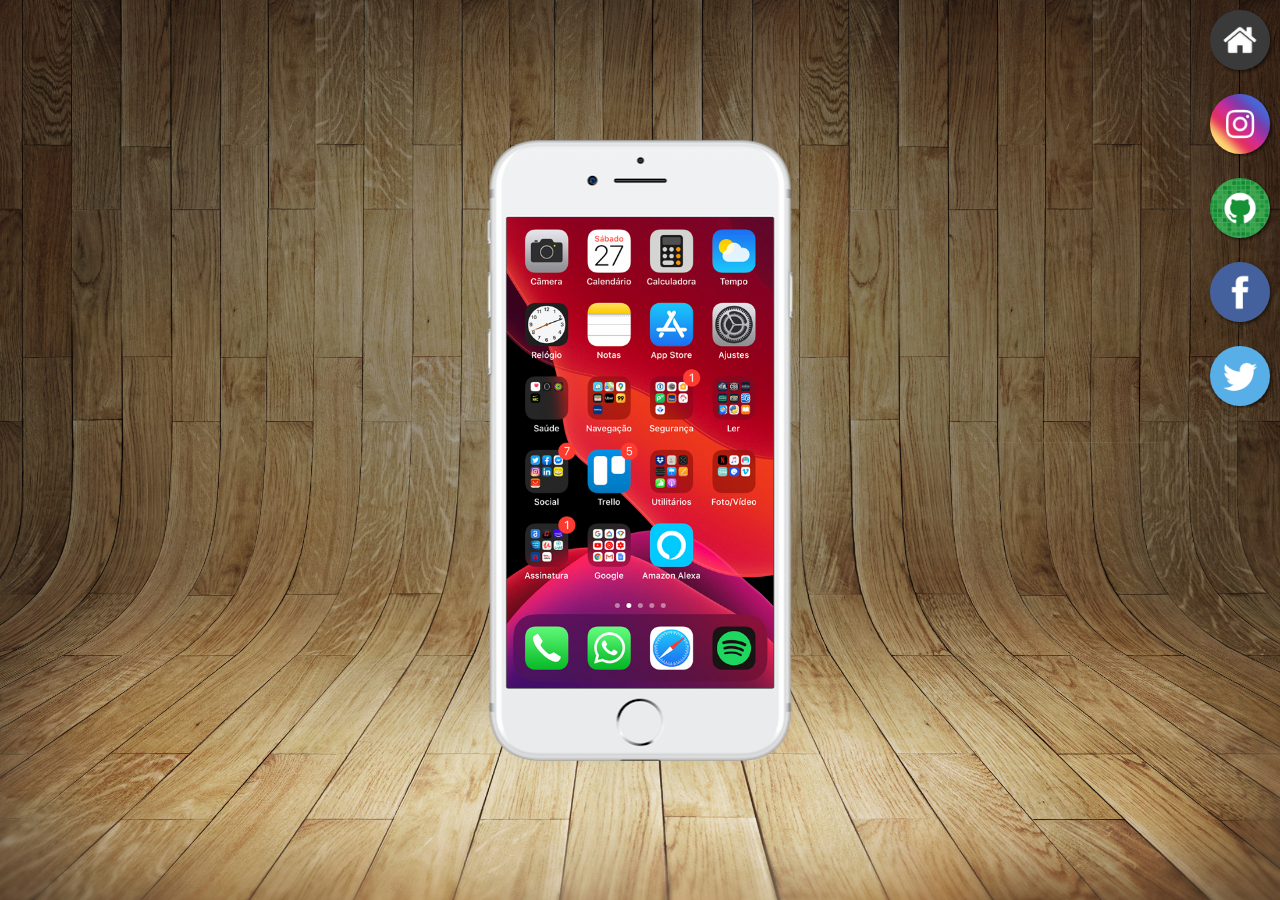
<file: index.html>
<!DOCTYPE html>
<html lang="pt-br">
<head>
    <meta charset="UTF-8">
    <meta name="viewport" content="width=device-width, initial-scale=1.0">
    <title>Redes Sociais</title>
    <link rel="stylesheet" href="style.css">
</head>
<body>
    <main>
        
        <section id="telefone" >
            <iframe src="home.html" frameborder="0" id="tela" name="tela"></iframe>
        </section>

        <section id="icones">
            <a href="home.html" target="tela"><img src="imagens/logo-home.jpg" alt=""></a> <br>

            <a href="insta.html" target="tela" target="tela"><img src="imagens/logo-instagram.jpg" alt=""></a> <br>

            <a href="gitbuh.html" target="tela"><img src="imagens/logo-github.jpg" alt=""></a> <br>

            <a href="face.html" target="tela"><img src="imagens/logo-facebook.jpg" alt=""></a> <br>

            <a href="X.html"target="tela"><img src="imagens/logo-twitter.jpg" alt=""></a> <br>
        </section>
    </main>
</body>
</html>
</file>
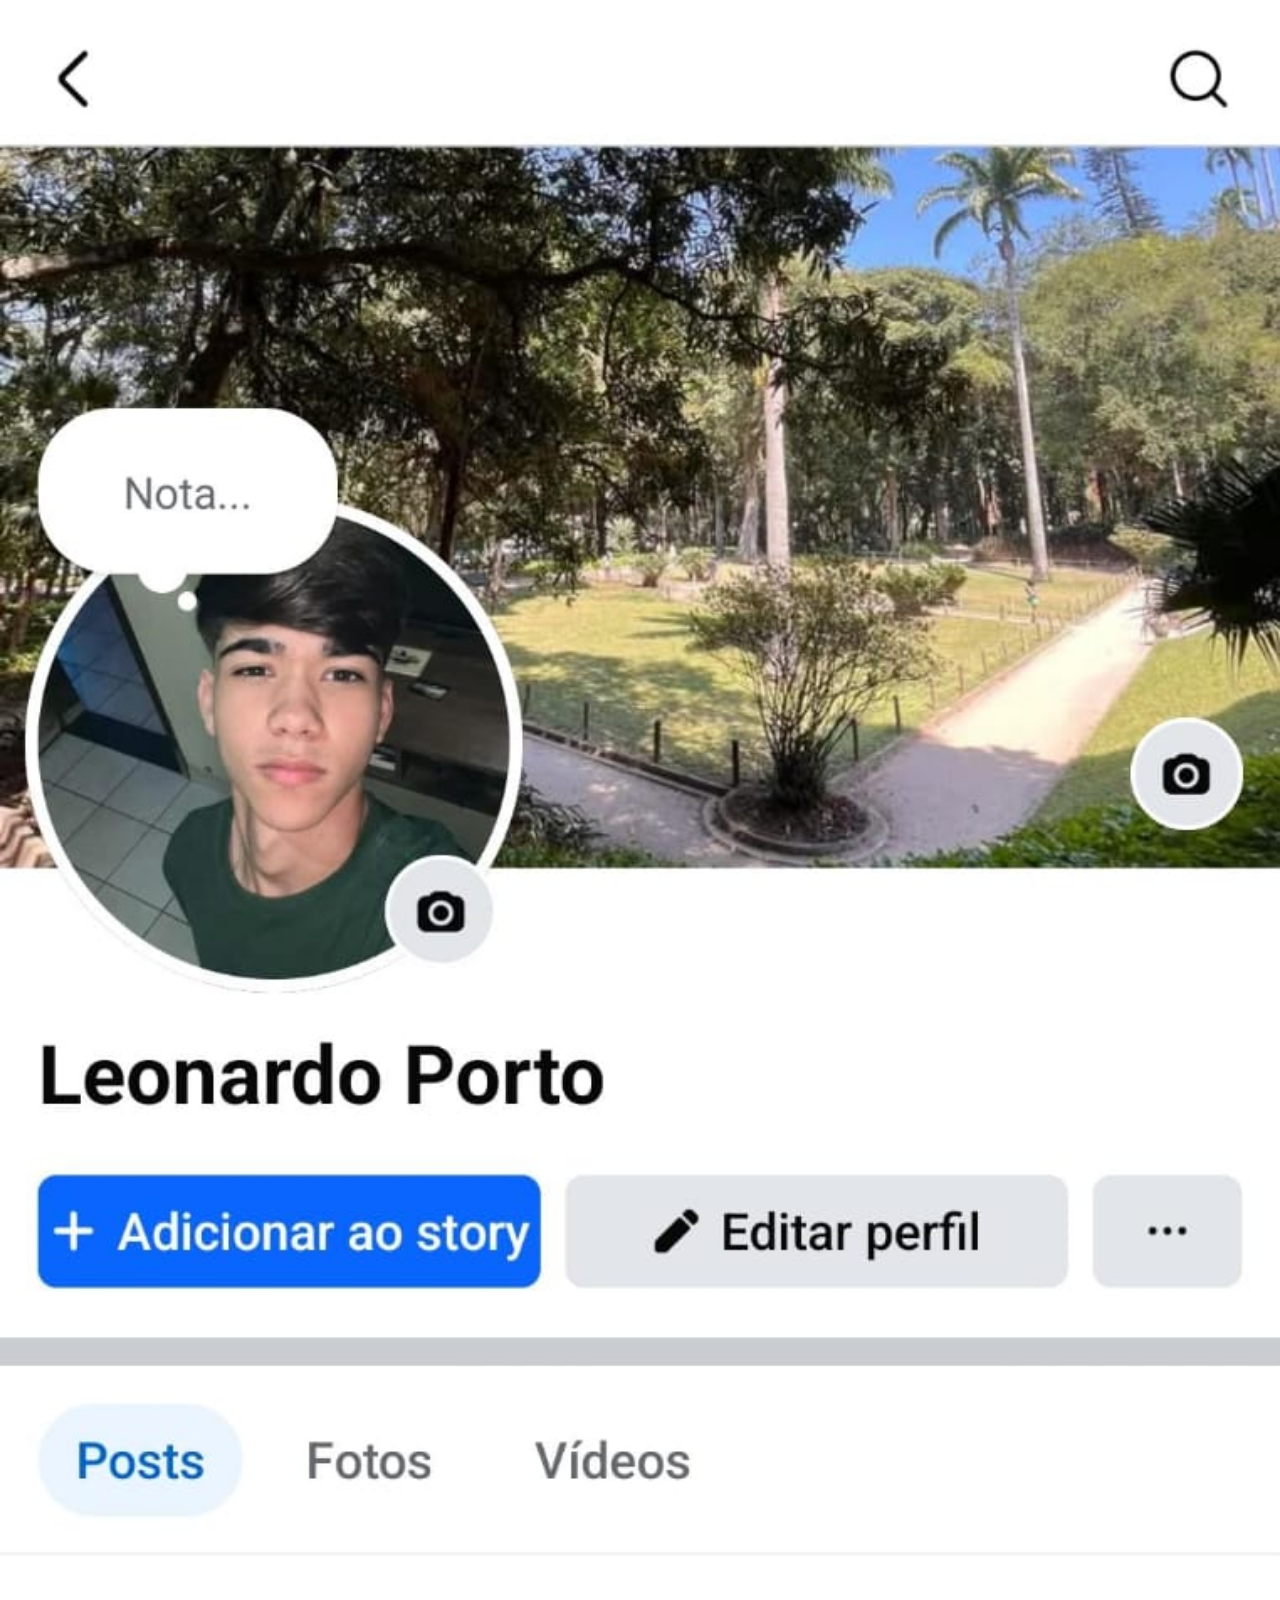
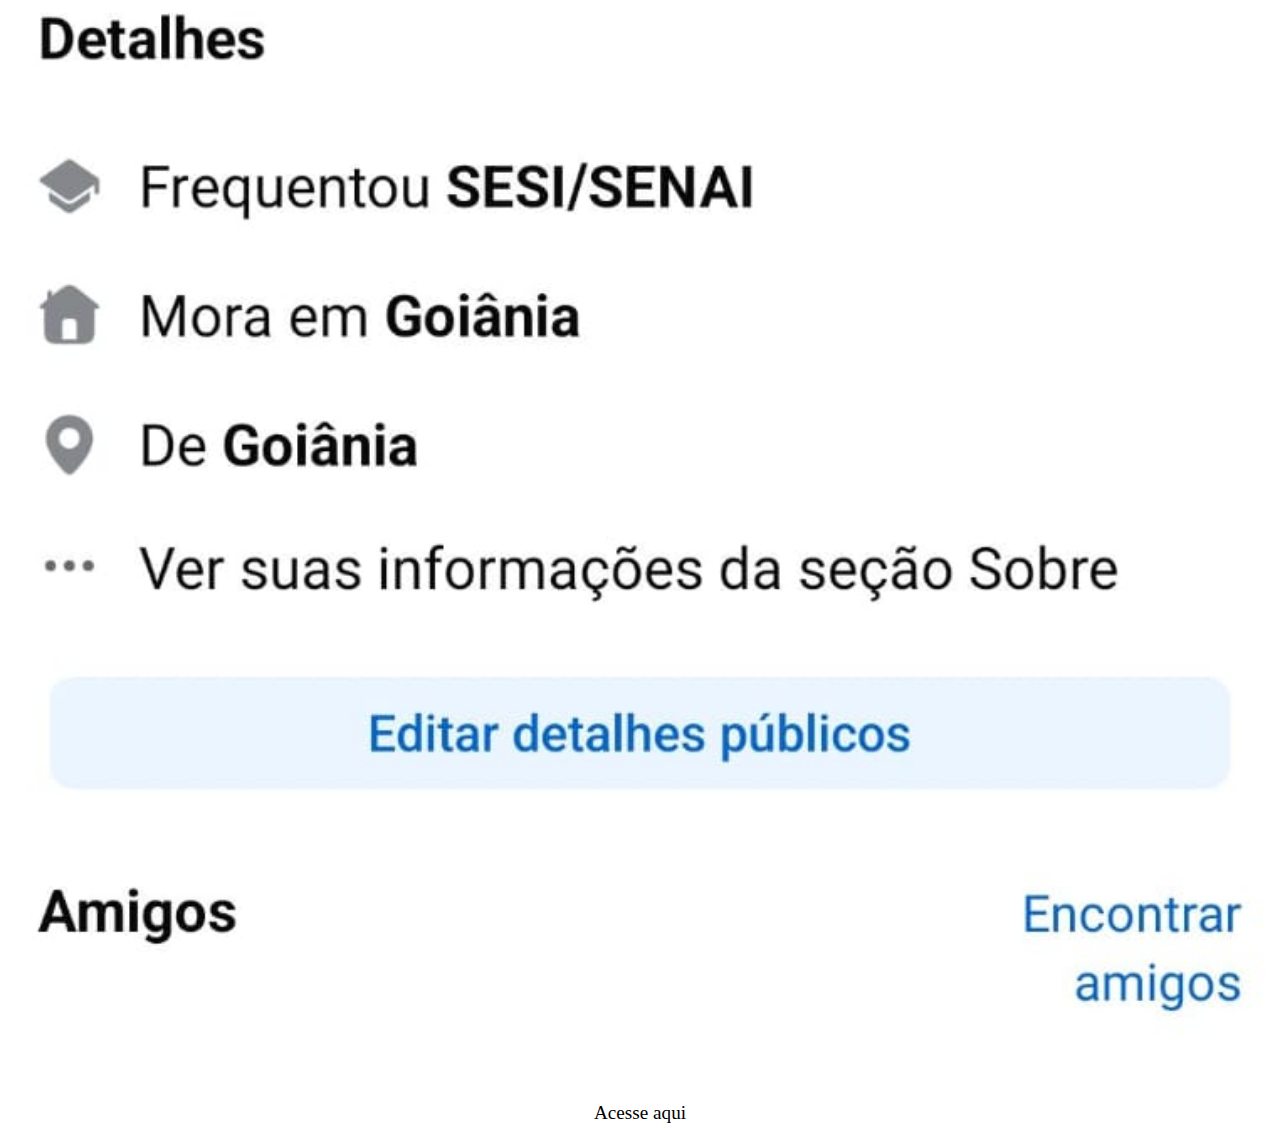
<file: face.html>
<!DOCTYPE html>
<html lang="pt-br">
<head>
    <meta charset="UTF-8">
    <meta name="viewport" content="width=device-width, initial-scale=1.0">
    <title>Face</title>

    <link rel="stylesheet" href="pgstyle.css">
</head>
<body>
    <img src="imagens/face.jpeg" alt="">
    <a href="https://www.facebook.com/profile.php?id=61572857942843" target="_blank">Acesse aqui</a>
</body>
</html>
</file>
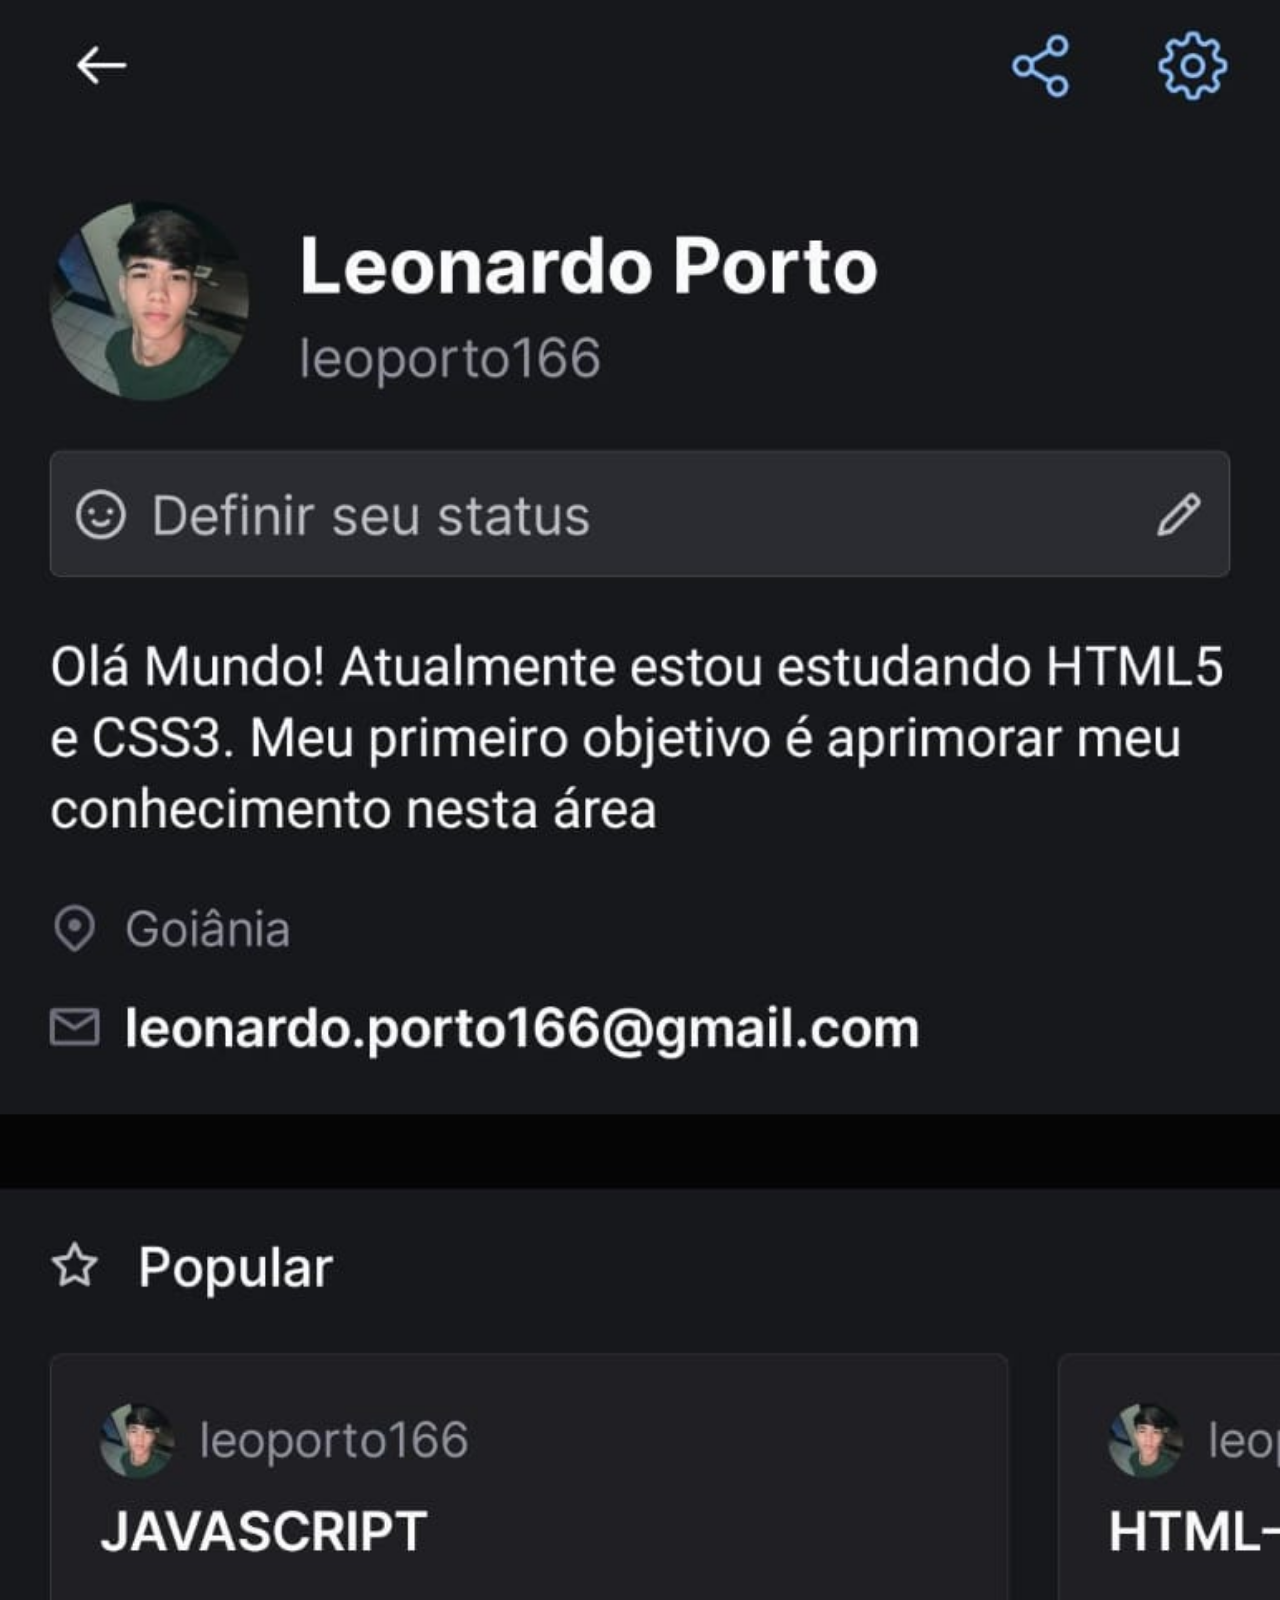
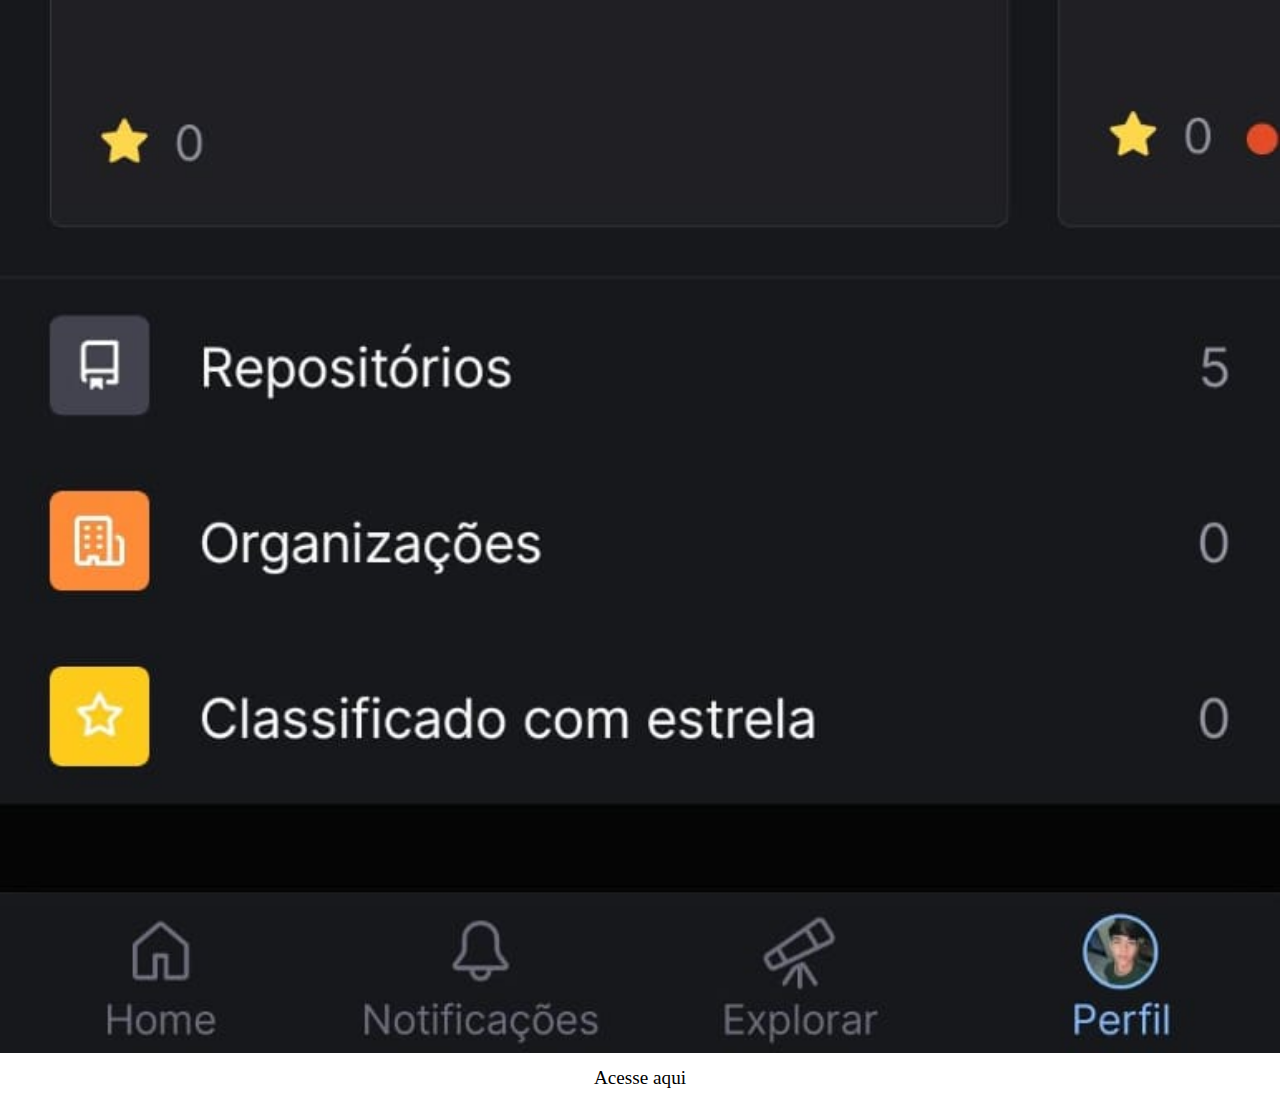
<file: gitbuh.html>
<!DOCTYPE html>
<html lang="pt-br">
<head>
    <meta charset="UTF-8">
    <meta name="viewport" content="width=device-width, initial-scale=1.0">
    <title>Github</title>
    <link rel="stylesheet" href="pgstyle.css">

</head>
<body>
    <img src="imagens/github.jpeg" alt="">
    <a href="https://github.com/leoporto166" target="_blank">Acesse aqui</a>
</body>
</html>
</file>
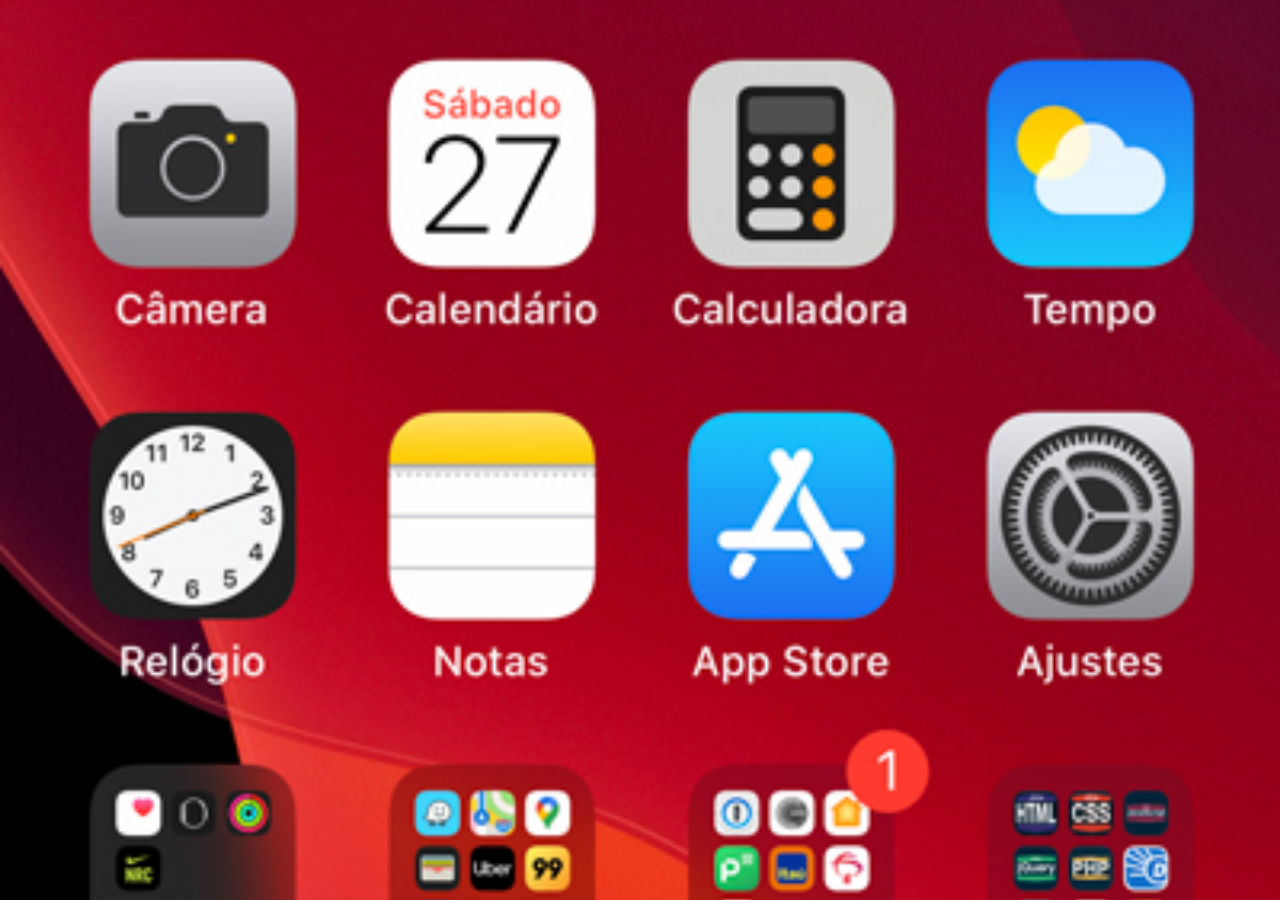
<file: home.html>
<!DOCTYPE html>
<html lang="pt-br">
<head>
    <meta charset="UTF-8">
    <meta name="viewport" content="width=device-width, initial-scale=1.0">
    <title>Home</title>

    <style>

        *{
            margin: 0px;
            padding: 0px;
        }

        body{
            background-image: url(imagens/tela-home.jpg);
            background-repeat: no-repeat;
            background-position: top center;
            background-size: cover;
        }
    </style>
</head>
<body>
    
</body>
</html>
</file>
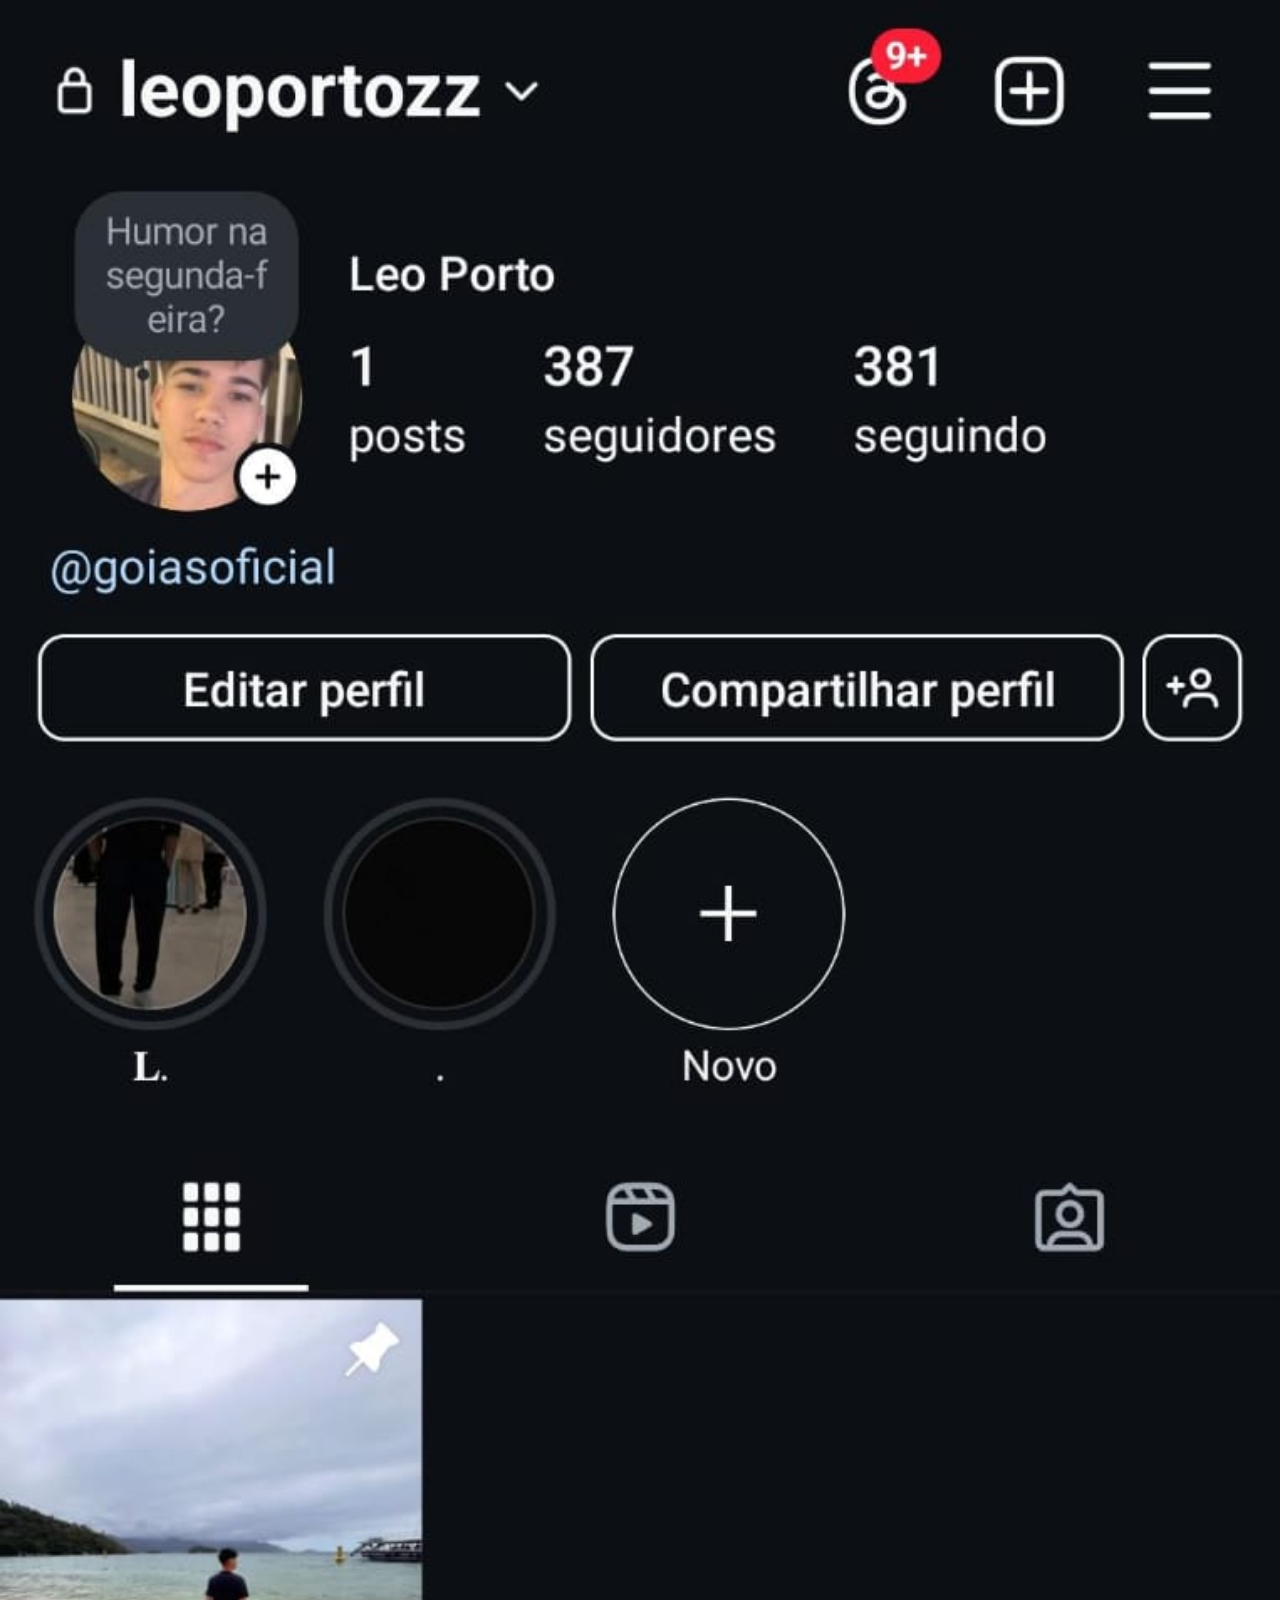
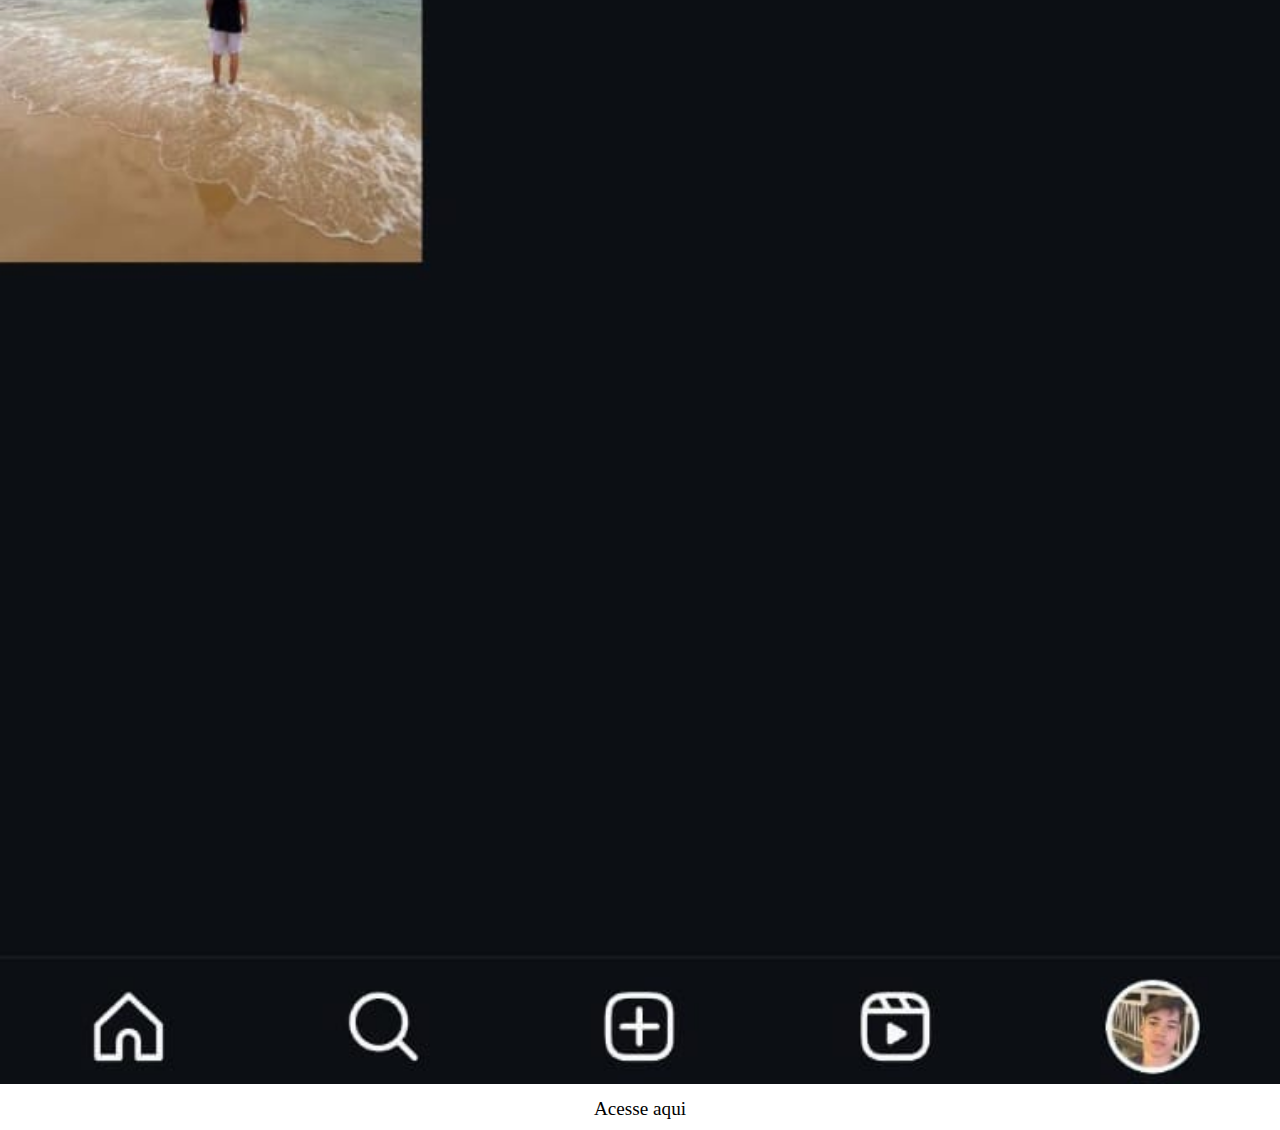
<file: insta.html>
<!DOCTYPE html>
<html lang="pt-br">
<head>
    <meta charset="UTF-8">
    <meta name="viewport" content="width=device-width, initial-scale=1.0">
    <title>Insta</title>

    <link rel="stylesheet" href="pgstyle.css">

</head>
<body>
    <img src="imagens/insta.jpeg" alt="">

    <a href="https://www.instagram.com/leoportozz/" target="_blank">Acesse aqui</a>
</body>
</html>
</file>
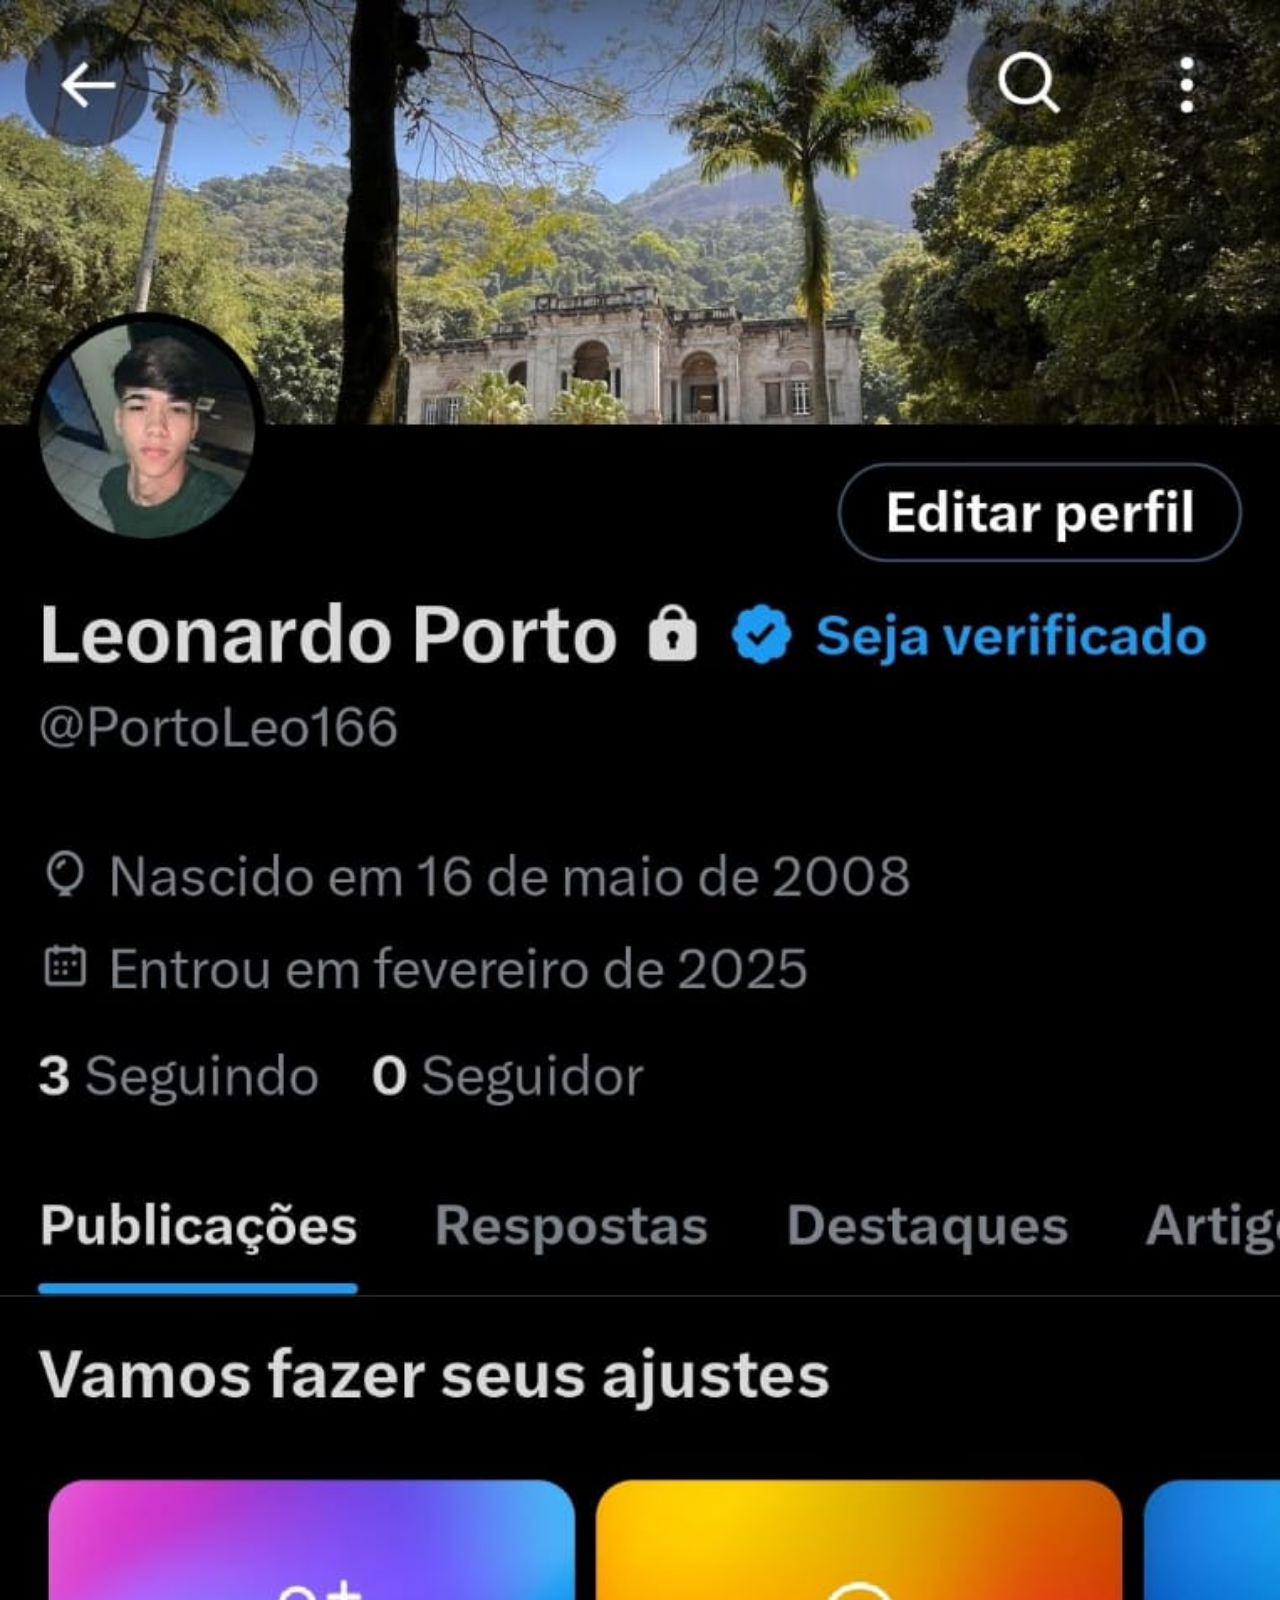
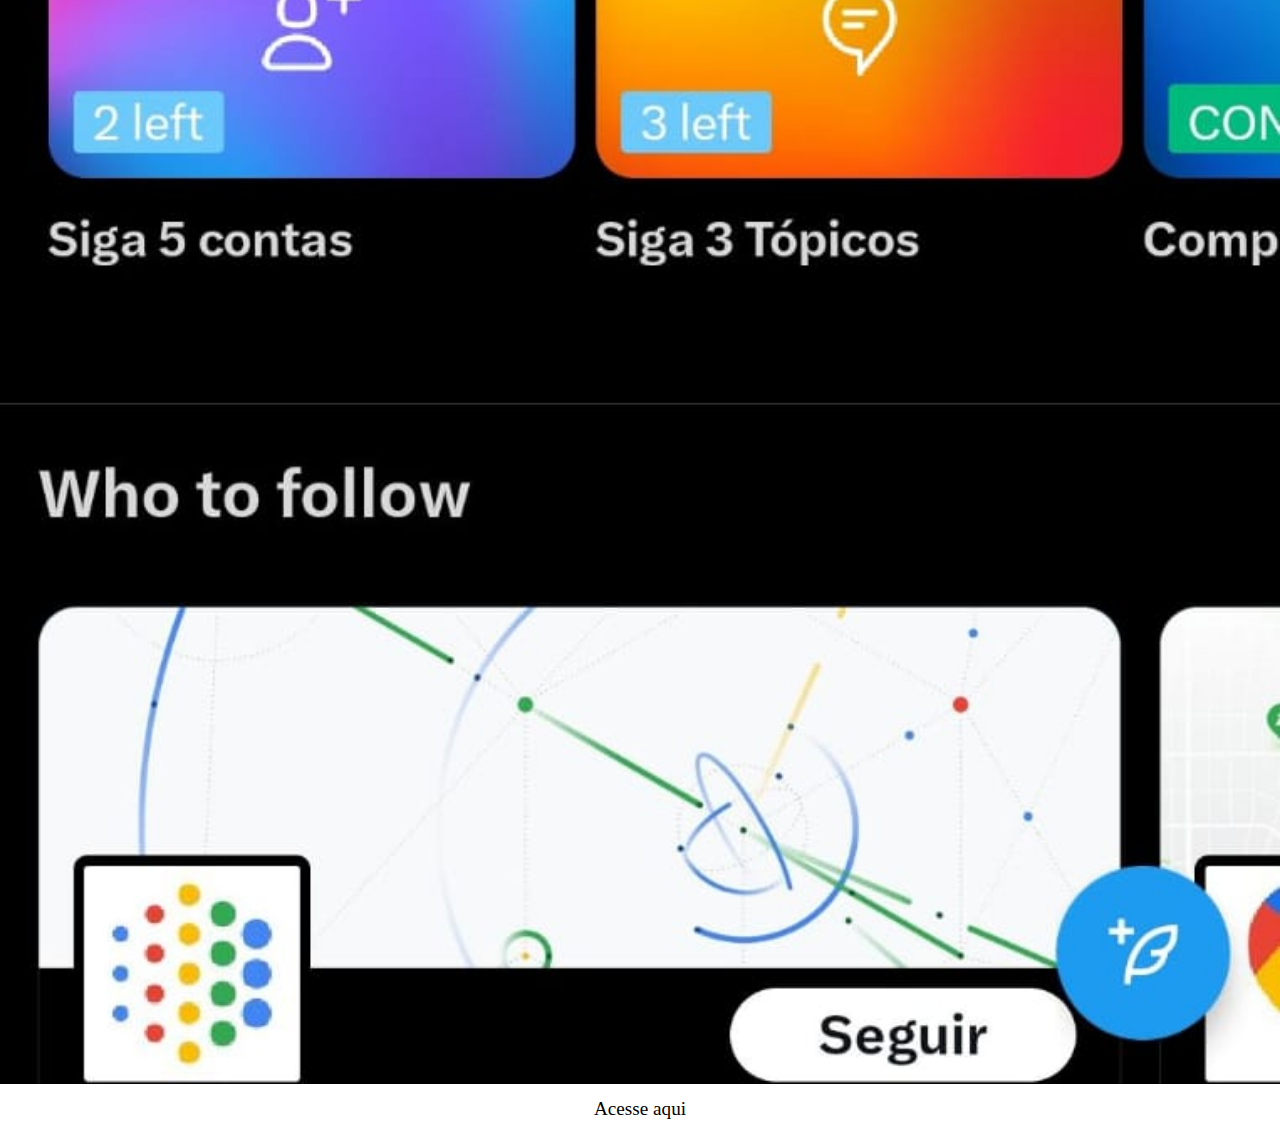
<file: X.html>
<!DOCTYPE html>
<html lang="pt-br">
<head>
    <meta charset="UTF-8">
    <meta name="viewport" content="width=device-width, initial-scale=1.0">
    <title>X</title>

    <link rel="stylesheet" href="pgstyle.css">
</head>
<body>
    <img src="imagens/X.jpeg" alt="">
    <a href="https://x.com/PortoLeo166" target="_blank">Acesse aqui</a>
</body>
</html>
</file>
<file: style.css>
@charset "UTF-8";

*{
    margin: 0px;
    padding: 0px;
}

body, html{
    width: 100vw;
    height: 100vh;
}


body{
    background-image: url(imagens/fundo-madeira.jpg);
    background-size: cover;
    background-repeat: no-repeat;
    background-position: top center;
    background-attachment: fixed;
}

main{
    height: 100vh;
    position: relative;
}

section#telefone{
    background-image: url(imagens/frame-iphone.png);
    background-repeat: no-repeat;
    height: 628px;
    width: 311px;
    position: absolute;
    top: 50%;
    left: 50%;
    transform: translate(-50%, -50%);
    background-position: 50%;

}

iframe#tela{
    position: relative;
    left: 22px ;
    top:  81px;

    width: 267px;
    height: 471px;
}

section#icones > a > img{
    width: 60px;
    height: 60px;
    margin: 10px;

    border-radius: 50%;
    box-sizing: border-box;
    box-shadow: 2px 2px 3px rgba(0, 0, 0, 0.493);
}

section#icones{
    text-align: right;
}

section#icones > a > img:hover{
    border: 2px solid rgba(255, 255, 255, 0.582);
    box-shadow: 5px 5px 10px rgba(0, 0, 0, 0.575);
    transition: 0.5s;
    transform:  translate(-3px, -3px);

}
</file>
<file: pgstyle.css>
@charset "UTF-8";

::-webkit-scrollbar{
    width: 0px;
    height: 0px;
}

*{
    margin: 0px;
    padding: 0px;
}
img{
    width: 100vw;
}

a{
    background-color: white;
    color: black;
    text-decoration: none;
    padding: 10px;
    display: block;
    text-align: center;
    font: bolder;
    font-size: 1.2em;
}
</file>
